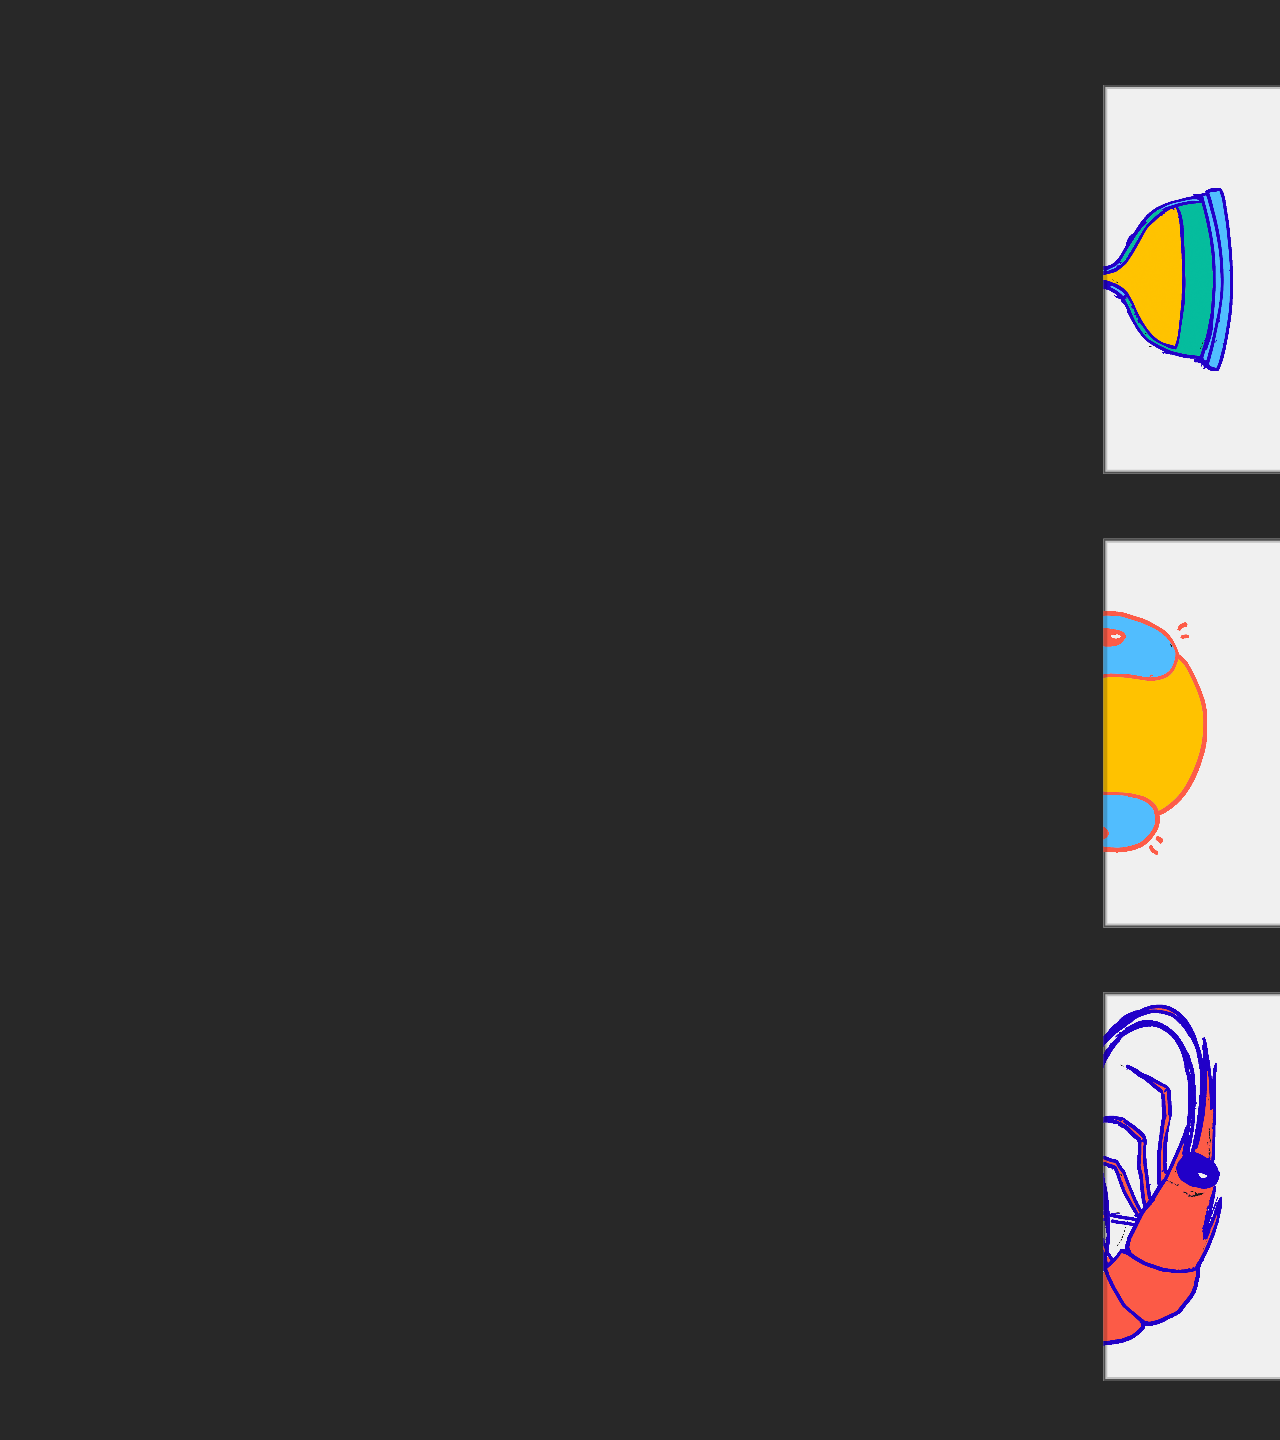
<file: docs/paulina/index.html>
<!DOCTYPE html>
<html lang="en">
  <head>
    <meta charset="utf-8" />
    <meta name="viewport" content="width=device-width, initial-scale=1.0">

    <title>Sketch</title>

    <link rel="stylesheet" type="text/css" href="style.css">

    <script src="libraries/p5.min.js"></script>
    <script src="libraries/p5.sound.min.js"></script>
  </head>

  <body>
    <script src="sketch.js"></script>
  </body>
</html>
</file>
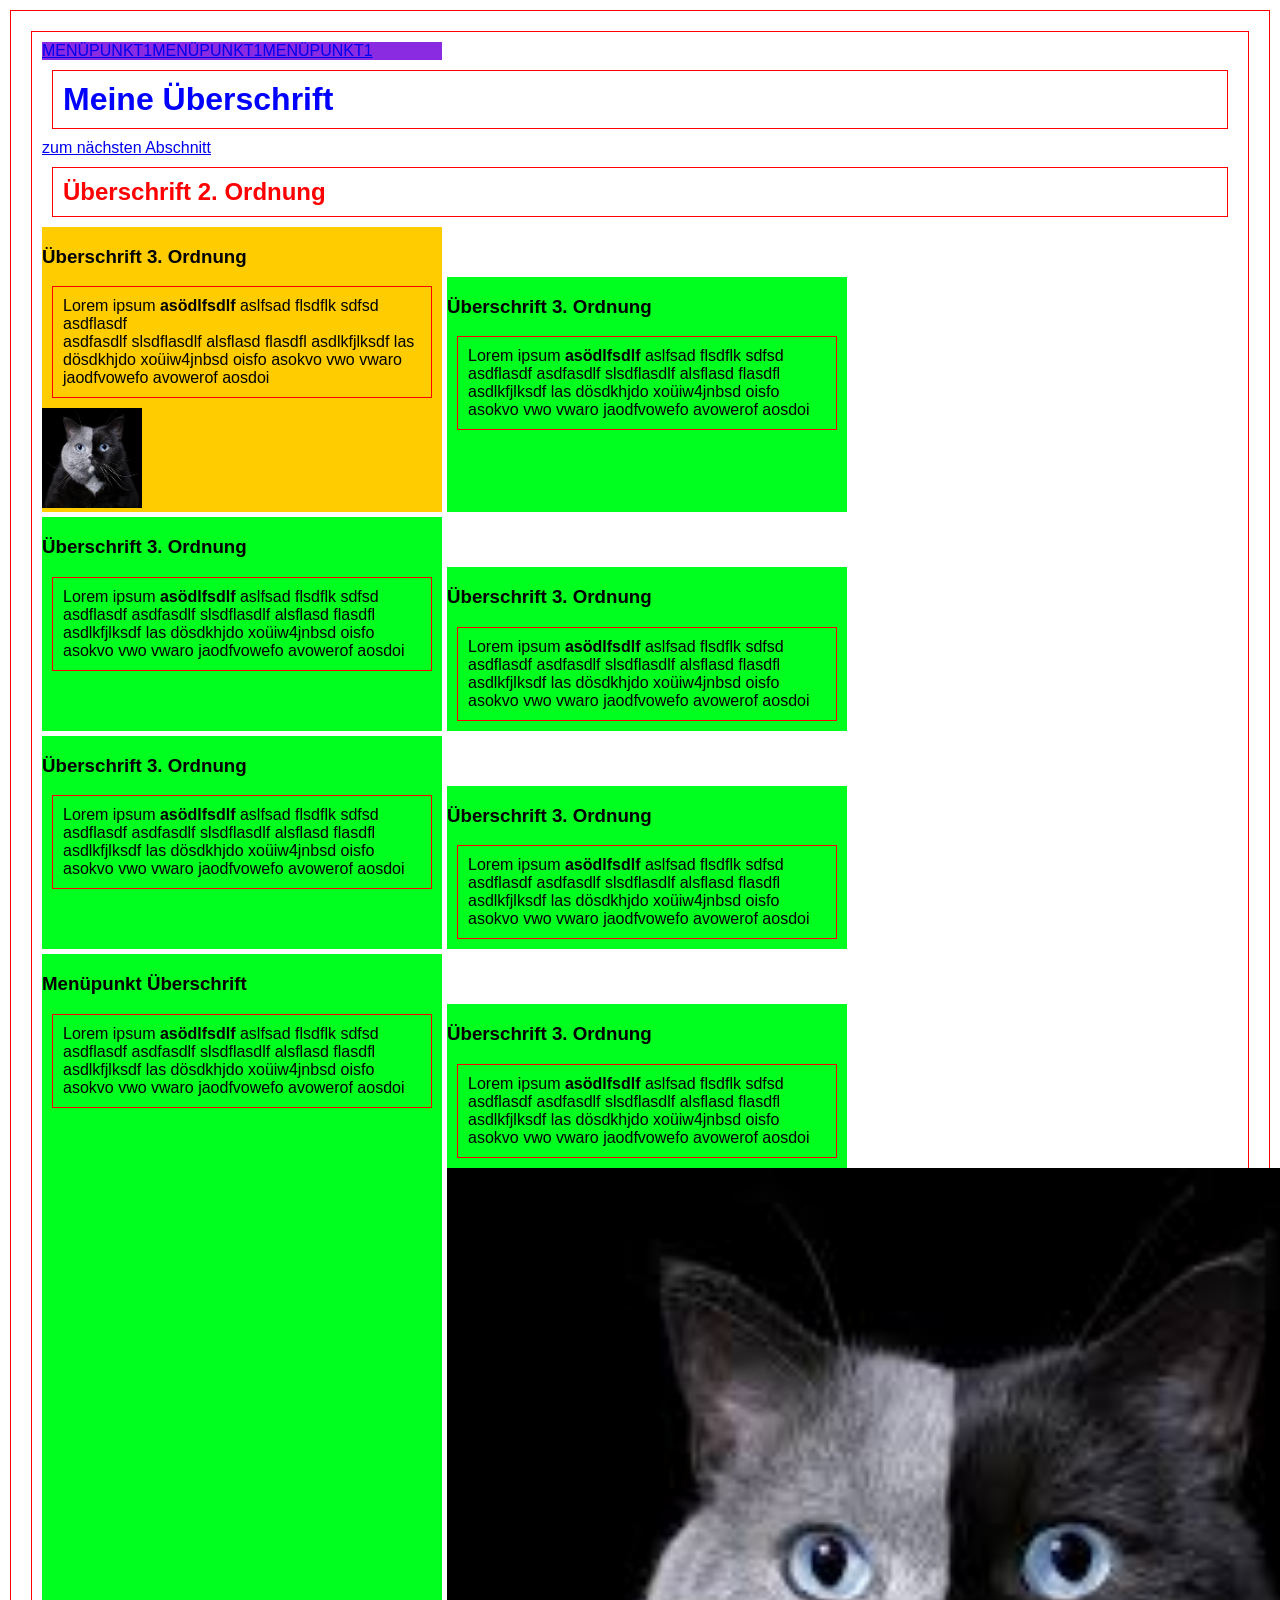
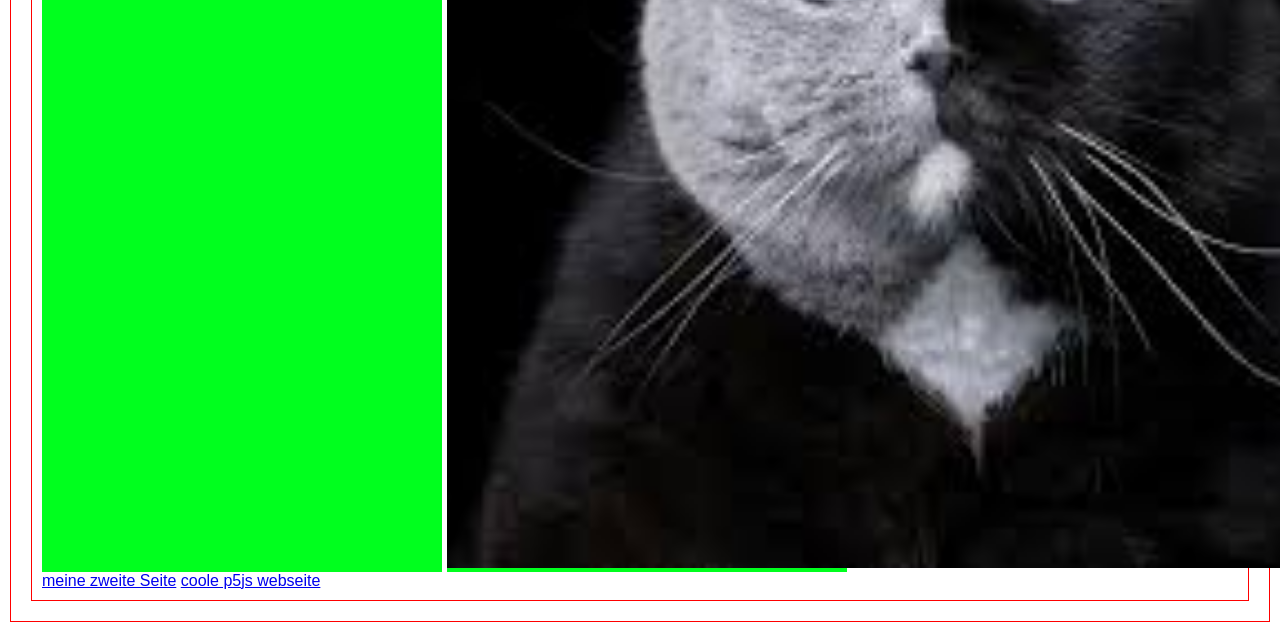
<file: docs/TP_10/index.html>
<!DOCTYPE html>
<html lang="de">
  <head>
    <meta charset="utf-8" />
    <meta name="viewport" content="width=device-width, initial-scale=1.0">

    <title>Sketch</title>

    <link rel="stylesheet" type="text/css" href="style.css">
    <style type="text/css">
      body {
        color: #ff0000;
        /* width: 300px; */
      }
      h1 {
        color: #0000ff;
      }
    </style>
    <script src="libraries/p5.min.js"></script>
    <script src="libraries/p5.sound.min.js"></script>
  
  </head>

  <body>
    <div id="navigation">
      <a href="2">menüpunkt1</a><a href="2">menüpunkt1</a><a href="2">menüpunkt1</a>
    </div>
    <h1>Meine Überschrift</h1>
    <div><a href="#Sprungpunkt">zum nächsten Abschnitt</a></div>
    <h2>Überschrift 2. Ordnung</h2>
    <div id="content">
      <div style="background: #ffcc00">
        <h3>Überschrift 3. Ordnung</h3>
        <p>Lorem ipsum <b>asödlfsdlf</b> aslfsad flsdflk <span>sdfsd asdflasdf<br />
          asdfasdlf</span> slsdflasdlf alsflasd flasdfl asdlkfjlksdf las dösdkhjdo xoüiw4jnbsd oisfo asokvo vwo vwaro jaodfvowefo avowerof aosdoi</p>
        <img src="assets/cat.jpg" width="100px" />
      </div>
      <div style="background: #00ff1e" class="mt-50">
        <h3>Überschrift 3. Ordnung</h3>
        <p>Lorem ipsum <b>asödlfsdlf</b> aslfsad flsdflk <span>sdfsd asdflasdf asdfasdlf</span> slsdflasdlf alsflasd flasdfl asdlkfjlksdf las dösdkhjdo xoüiw4jnbsd oisfo asokvo vwo vwaro jaodfvowefo avowerof aosdoi</p>
      </div>
      <div style="background: #00ff1e">
        <h3>Überschrift 3. Ordnung</h3>
        <p>Lorem ipsum <b>asödlfsdlf</b> aslfsad flsdflk <span>sdfsd asdflasdf asdfasdlf</span> slsdflasdlf alsflasd flasdfl asdlkfjlksdf las dösdkhjdo xoüiw4jnbsd oisfo asokvo vwo vwaro jaodfvowefo avowerof aosdoi</p>
      </div>
      <div style="background: #00ff1e" class="mt-50">
        <h3>Überschrift 3. Ordnung</h3>
        <p>Lorem ipsum <b>asödlfsdlf</b> aslfsad flsdflk <span>sdfsd asdflasdf asdfasdlf</span> slsdflasdlf alsflasd flasdfl asdlkfjlksdf las dösdkhjdo xoüiw4jnbsd oisfo asokvo vwo vwaro jaodfvowefo avowerof aosdoi</p>
      </div>
      <div style="background: #00ff1e">
        <h3>Überschrift 3. Ordnung</h3>
        <p>Lorem ipsum <b>asödlfsdlf</b> aslfsad flsdflk <span>sdfsd asdflasdf asdfasdlf</span> slsdflasdlf alsflasd flasdfl asdlkfjlksdf las dösdkhjdo xoüiw4jnbsd oisfo asokvo vwo vwaro jaodfvowefo avowerof aosdoi</p>
      </div>
      <div style="background: #00ff1e" class="mt-50">
        <h3>Überschrift 3. Ordnung</h3>
        <p>Lorem ipsum <b>asödlfsdlf</b> aslfsad flsdflk <span>sdfsd asdflasdf asdfasdlf</span> slsdflasdlf alsflasd flasdfl asdlkfjlksdf las dösdkhjdo xoüiw4jnbsd oisfo asokvo vwo vwaro jaodfvowefo avowerof aosdoi</p>
      </div>
      <div id="Sprungpunkt" style="background: rgb(0, 255, 30)">
        <h3>Menüpunkt Überschrift</h3>
        <p>Lorem ipsum <b>asödlfsdlf</b> aslfsad flsdflk <span>sdfsd asdflasdf asdfasdlf</span> slsdflasdlf alsflasd flasdfl asdlkfjlksdf las dösdkhjdo xoüiw4jnbsd oisfo asokvo vwo vwaro jaodfvowefo avowerof aosdoi</p>
      </div>
      <div style="background: #00ff1e" class="mt-50">
        <h3>Überschrift 3. Ordnung</h3>
        <p>Lorem ipsum <b>asödlfsdlf</b> aslfsad flsdflk <span>sdfsd asdflasdf asdfasdlf</span> slsdflasdlf alsflasd flasdfl asdlkfjlksdf las dösdkhjdo xoüiw4jnbsd oisfo asokvo vwo vwaro jaodfvowefo avowerof aosdoi</p>
        <img src="assets/cat.jpg" width="1000px" />
      </div>
    </div>
    <a href="zweiteSeite.html">meine zweite Seite</a>
    <a href="https://www.p5.js" target="_blank">coole p5js webseite</a>


    <!-- <script src="sketch.js"></script> -->
  </body>
</html>
</file>
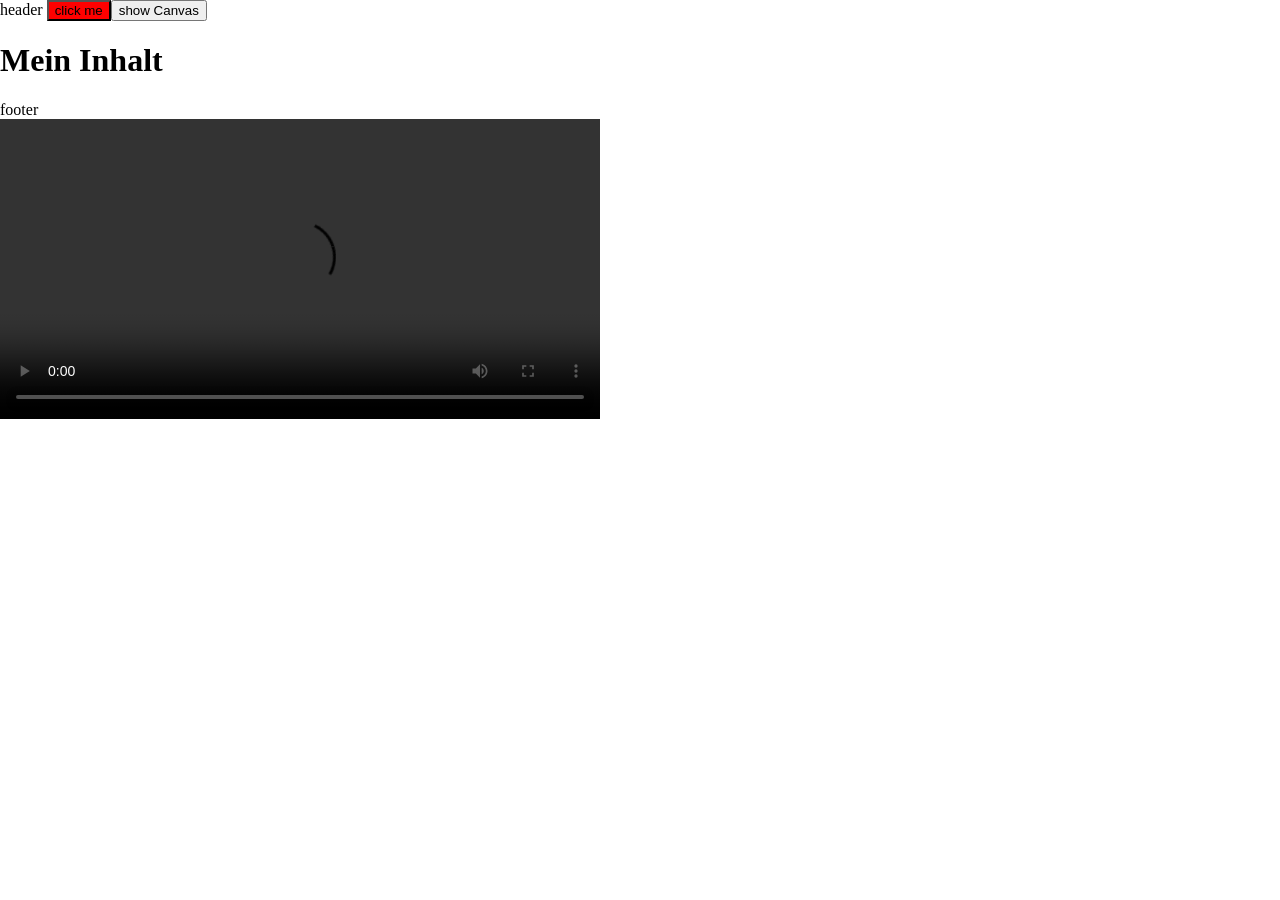
<file: docs/TP_11/index.html>
<!DOCTYPE html>
<html lang="en">
  <head>
    <meta charset="utf-8" />
    <meta name="viewport" content="width=device-width, initial-scale=1.0">

    <title>Sketch</title>

    <link rel="stylesheet" type="text/css" href="style.css">

    <script src="libraries/p5.min.js"></script>
    <script src="libraries/p5.sound.min.js"></script>
  </head>

  <body>
    <div>header <span id="buttons"></span></div>
    <div>
      <h1>Mein Inhalt</h1>
      <div id="p5canvas"></div>
    </div>
    <div>footer</div>
    <script src="sketch.js"></script>
  </body>
</html>
</file>
<file: docs/paulina/style.css>
html, body {
  margin: 0;
  padding: 0;
}

canvas {
  display: block;
}
</file>
<file: docs/TP_10/style.css>
html, body, p, h1, h2 {
  margin: 10px;
  padding: 10px;
  border: 1px solid red;
  font-family: Arial, Helvetica, sans-serif;
}

#navigation {
  background-color: blueviolet;
}

#navigation a {
  text-transform: uppercase;
}

#content {
  display: flex;
  flex-direction: row;
  flex-wrap: wrap;
  width: 100%;
  gap: 5px;
}

div {
  width: 400px;
  color: #000;
}

canvas {
  display: block;
}

/* Klassen -> im html class="mt-50" */
.mt-50 {
  margin-top: 50px;
}

/* pseudoklassen zb :visited oder :active */
a:visited {
  text-decoration: none;
  border-bottom: none;
  text-decoration-line: none;
}

a:hover {
  text-decoration: none;
  border-bottom: none;
  text-decoration-line: none;
  cursor: crosshair;
}
</file>
<file: docs/TP_11/style.css>
html, body {
  margin: 0;
  padding: 0;
}

canvas {
  display: block;
}
</file>
